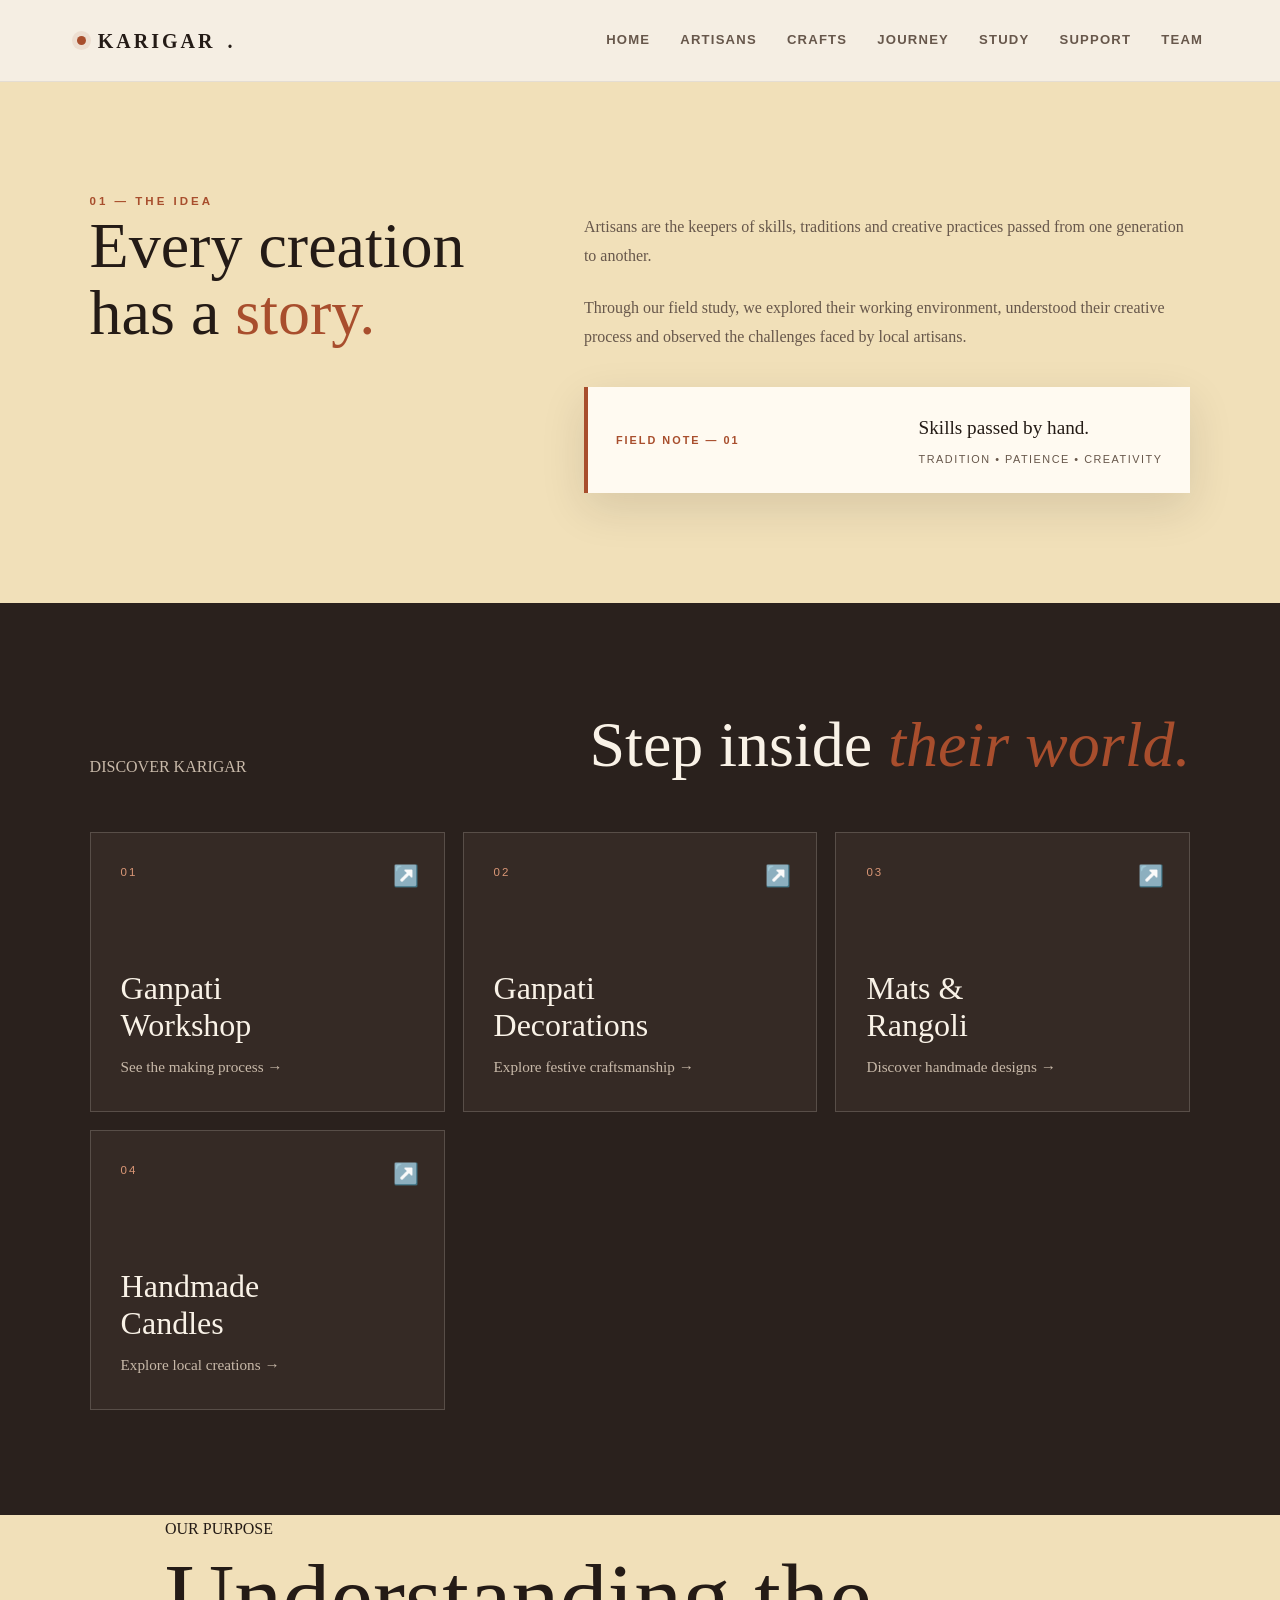
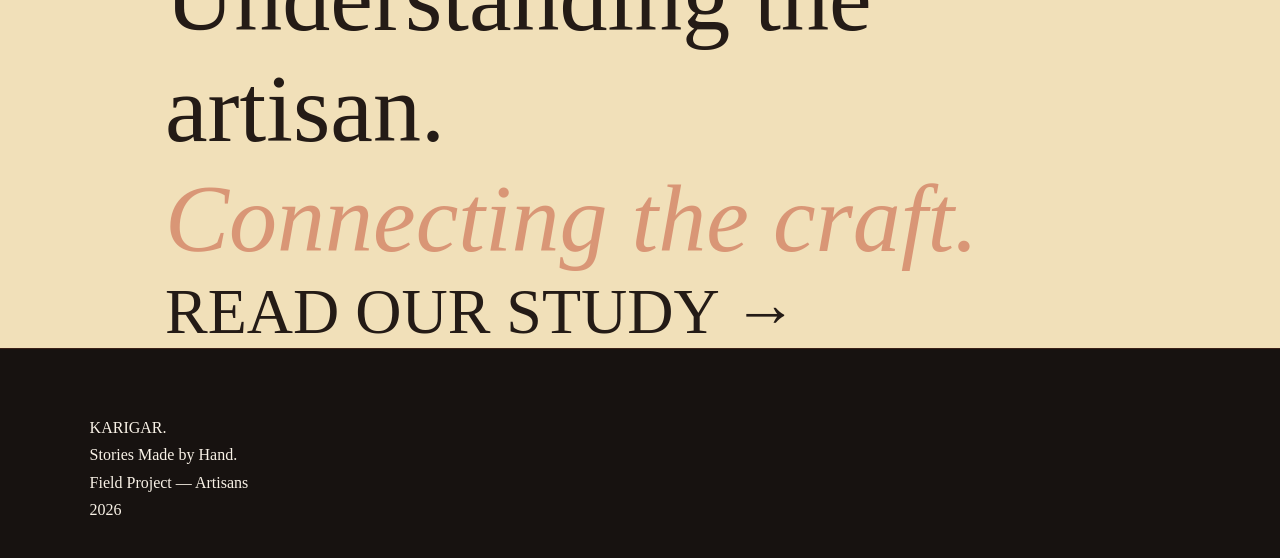
<file: index.html>
<!DOCTYPE html>   <html lang="en">   <head>   
    <meta charset="UTF-8">   
    <meta name="viewport" content="width=device-width, initial-scale=1.0">   <title>KARIGAR | Stories Made by Hand</title>   

<link rel="stylesheet" href="style.css">

</head>   <body>   <!-- NAVIGATION -->   
<nav class="navbar">   

    <div class="logo">   
        KARIGAR<span>.</span>   
    </div>   

    <div class="nav-links">
    <a href="index.html">Home</a>
    <a href="artisans.html">Artisans</a>
    <a href="crafts.html">Crafts</a>
    <a href="field-journey.html">Journey</a>
    <a href="study.html">Study</a>
    <a href="support.html">Support</a>
    <a href="team.html">Team</a>
</div>
</nav>   


<!-- INTRODUCTION -->   

<section class="introduction">

    <div class="intro-label">
        01 — THE IDEA
    </div>

    <div class="intro-content">

        <!-- LEFT SIDE -->
        <div class="intro-title">

            <h2>
                Every creation<br>
                has a <i>story.</i>
            </h2>

        </div>


        <!-- RIGHT SIDE -->
        <div class="intro-text">

            <p>
                Artisans are the keepers of skills, traditions
                and creative practices passed from one generation
                to another.
            </p>

            <p>
                Through our field study, we explored their
                working environment, understood their creative
                process and observed the challenges faced by
                local artisans.
            </p>


            <!-- FIELD STUDY CARD -->
            <div class="field-note">

                <div class="field-note-number">
                    FIELD NOTE — 01
                </div>

                <div class="field-note-content">

                    <strong>
                        Skills passed by hand.
                    </strong>

                    <span>
                        Tradition • Patience • Creativity
                    </span>

                </div>

            </div>

        </div>

    </div>

</section>

<!-- QUICK EXPLORE -->   

<section class="explore-section">   

    <div class="explore-heading">   

        <p>DISCOVER KARIGAR</p>   

        <h2>   
            Step inside   
            <i>their world.</i>   
        </h2>   

    </div>   


    <div class="explore-grid">   

        <a href="ganpati.html" class="explore-card">   

            <span class="number">01</span>   

            <div>   
                <h3>Ganpati<br>Workshop</h3>   
                <p>See the making process →</p>   
            </div>   

            <span class="card-arrow">↗️</span>   

        </a>   


        <a href="decorations.html" class="explore-card">   

            <span class="number">02</span>   

            <div>   
                <h3>Ganpati<br>Decorations</h3>   
                <p>Explore festive craftsmanship →</p>   
            </div>   

            <span class="card-arrow">↗️</span>   

        </a>   


        <a href="mats.html" class="explore-card">   

            <span class="number">03</span>   

            <div>   
                <h3>Mats &<br>Rangoli</h3>   
                <p>Discover handmade designs →</p>   
            </div>   

            <span class="card-arrow">↗️</span>   

        </a>   

<a href="candles.html" class="explore-card">   

            <span class="number">04</span>   

            <div>   
                <h3>Handmade<br>Candles</h3>   
                <p>Explore local creations →</p>   
            </div>   

            <span class="card-arrow">↗️</span>   

        </a>   

        
    </div>   

</section>   


<!-- PROJECT STATEMENT -->   

<section class="statement">   

    <p>   
        OUR PURPOSE   
    </p>   

    <h2>   
        Understanding the artisan.   
        <br>   
        <i>Connecting the craft.</i>   
    </h2>   

    <a href="study.html">   
        READ OUR STUDY →   
    </a>   

</section>   


<!-- FOOTER -->   

<footer>   

    <div class="footer-logo">   
        KARIGAR.   
    </div>   

    <div class="footer-text">   
        Stories Made by Hand.   
        <br>   
        Field Project — Artisans   
    </div>   

    <div class="footer-year">   
        2026   
    </div>   

</footer>   


<script src="script.js"></script>

</body>   </html>
</file>
<file: style.css>
/* =========================================================
   KARIGAR — WEBSITE STYLESHEET
   Website Requirement Study & Development for Artisans

   COLOR STYLE:
   Warm Paper / Ink Brown / Clay / Cream / Beige
   Matched to the uploaded KARIGAR reference
   ========================================================= */


/* =========================================================
   1. COLOR SYSTEM
   ========================================================= */

:root {

    /* Main dark backgrounds */
    --dark: #2A211D;
    --dark-soft: #352A25;
    --walnut: #3B2D27;
    --maroon: #4A2C27;

    /* Light backgrounds */
    --ivory: #f1e0b9;
    --cream: #FFFAF1;
    --sand: #E8D8C6;
    --paper: #FFFDF8;

    /* Clay / artisan accent */
    --terracotta: #A84E2D;
    --terracotta-dark: #8F4026;

    /* Soft clay highlight */
    --gold: #C9825F;
    --gold-light: #D99676;

    /* Text */
    --text-dark: #241B16;
    --text-dark-soft: #67574B;

    --text-light: #F9F2E7;
    --text-light-soft: #C8B9A9;
    --white: #FFFFFF;

    /* Borders */
    --border-dark: rgba(249, 242, 231, 0.18);
    --border-light: rgba(36, 27, 22, 0.12);

    /* Shadows */
    --shadow-soft: 0 15px 45px rgba(36, 27, 22, 0.12);
    --shadow-dark: 0 20px 55px rgba(23, 18, 16, 0.30);

    /* Layout */
    --max-width: 1250px;
}


/* =========================================================
   2. RESET
   ========================================================= */

* {
    margin: 0;
    padding: 0;
    box-sizing: border-box;
}

html {
    scroll-behavior: smooth;
}

body {
    font-family: Georgia, "Times New Roman", serif;
    background: var(--ivory);
    color: var(--text-dark);
    line-height: 1.7;
    overflow-x: hidden;
}

img {
    max-width: 100%;
}

a {
    text-decoration: none;
    color: inherit;
}

button,
a {
    -webkit-tap-highlight-color: transparent;
}


.0/* =========================================================
   3. PAGE TRANSITION
   ========================================================= */

body {
    opacity: 1;
    transition: opacity 0.45s ease;
}

body.page-exit {
    opacity: 0;
}

/* =========================================================
   4. NAVIGATION
   ========================================================= */

.navbar {
    width: 100%;
    min-height: 82px;

    display: flex;
    align-items: center;
    justify-content: space-between;

    padding: 18px 6%;

    background: rgba(245, 239, 229, 0.96);

    color: var(--text-dark);

    border-bottom: 1px solid rgba(36, 27, 22, 0.08);

    position: relative;
    z-index: 100;

    backdrop-filter: blur(14px);
    -webkit-backdrop-filter: blur(14px);
}


/* Logo */

.logo {
    display: flex;
    align-items: center;
    gap: 12px;

    color: var(--text-dark);

    font-size: 1.25rem;
    font-weight: 700;
    letter-spacing: 3px;
}

.logo::before {
    content: "";

    width: 9px;
    height: 9px;

    background: var(--terracotta);

    border-radius: 50%;

    box-shadow:
        0 0 0 5px rgba(168, 78, 45, 0.10);
}


/* Navigation links */

.nav-links {
    display: flex;
    align-items: center;
    gap: 30px;
}

.nav-links a {
    position: relative;

    color: var(--text-dark-soft);

    font-family: Arial, sans-serif;
    font-size: 0.82rem;
    font-weight: 600;

    letter-spacing: 1.2px;
    text-transform: uppercase;

    transition:
        color 0.3s ease,
        transform 0.3s ease;
}

.nav-links a::after {
    content: "";

    position: absolute;

    left: 0;
    bottom: -7px;

    width: 0;
    height: 1px;

    background: var(--terracotta);

    transition: width 0.3s ease;
}

.nav-links a:hover {
    color: var(--terracotta);
}

.nav-links a:hover::after {
    width: 100%;
}


/* =========================================================
   5. GENERAL TYPOGRAPHY
   ========================================================= */

h1,
h2,
h3 {
    font-weight: 500;
    line-height: 1.15;
}

h1 i,
h2 i,
h3 i {
    color: var(--terracotta);
}

p {
    font-size: 1rem;
    line-height: 1.8;
}

.section-label,
.intro-label,
.eyebrow {
    font-family: Arial, sans-serif;

    font-size: 0.72rem;

    font-weight: 700;

    letter-spacing: 3px;

    text-transform: uppercase;
}


/* =========================================================
   6. HERO SECTION
   ========================================================= */

.hero {
    min-height: 720px;

    padding: 90px 7%;

    display: grid;

    grid-template-columns: 1.1fr 0.9fr;

    align-items: center;

    gap: 60px;

    background:
        radial-gradient(
            circle at 85% 20%,
            rgba(168, 78, 45, 0.08),
            transparent 30%
        ),
        var(--ivory);

    color: var(--text-dark);

    position: relative;

    overflow: hidden;
}


/* Decorative lines */

.hero::before {
    content: "";

    position: absolute;

    width: 420px;
    height: 420px;

    border: 1px solid rgba(168, 78, 45, 0.13);

    border-radius: 50%;

    right: -120px;
    top: -120px;
}

.hero::after {
    content: "";

    position: absolute;

    width: 280px;
    height: 280px;

    border: 1px solid rgba(168, 78, 45, 0.09);

    border-radius: 50%;

    right: -50px;
    top: -50px;
}


/* Hero left */

.hero-left {
    position: relative;
    z-index: 2;
}

.eyebrow {
    color: var(--terracotta);

    margin-bottom: 25px;
}

.hero h1 {
    max-width: 800px;

    font-size: clamp(4rem, 8vw, 8rem);

    letter-spacing: -3px;

    color: var(--text-dark);

    margin-bottom: 25px;
}

.hero h1 i {
    color: var(--terracotta);

    font-style: normal;
}

.hero p {
    max-width: 600px;

    color: var(--text-dark-soft);

    font-size: 1.08rem;
}


/* =========================================================
   7. HERO BUTTONS
   ========================================================= */

.hero-buttons {
    display: flex;

    flex-wrap: wrap;

    gap: 14px;

    margin-top: 35px;
}

.main-button,
.outline-button {
    display: inline-flex;

    align-items: center;

    justify-content: center;

    padding: 14px 25px;

    min-height: 50px;

    font-family: Arial, sans-serif;

    font-size: 0.75rem;

    font-weight: 700;

    letter-spacing: 1.5px;

    text-transform: uppercase;

    transition:
        transform 0.3s ease,
        background 0.3s ease,
        color 0.3s ease,
        border-color 0.3s ease;
}


/* Clay button */

.main-button {
    background: var(--terracotta);

    color: var(--white);

    border: 1px solid var(--terracotta);
}

.main-button:hover {
    background: var(--text-dark);

    border-color: var(--text-dark);

    color: var(--white);

    transform: translateY(-3px);
}


/* Outline button */

.outline-button {
    color: var(--text-dark);

    border: 1px solid rgba(36, 27, 22, 0.30);
}

.outline-button:hover {
    background: var(--text-dark);

    border-color: var(--text-dark);

    color: var(--cream);

    transform: translateY(-3px);
}


/* =========================================================
   8. HERO ART / CIRCLE
   ========================================================= */

.hero-right {
    display: flex;

    align-items: center;

    justify-content: center;

    position: relative;

    min-height: 430px;
}

.outer-circle {
    width: 390px;
    height: 390px;

    border: 1px solid rgba(168, 78, 45, 0.50);

    border-radius: 50%;

    display: flex;

    align-items: center;

    justify-content: center;

    position: relative;
}

.inner-circle {
    width: 285px;
    height: 285px;

    border-radius: 50%;

    background:
        radial-gradient(
            circle at 35% 30%,
            #C66C49,
            var(--terracotta) 50%,
            var(--maroon) 100%
        );

    border: 1px solid rgba(217, 150, 118, 0.45);

    display: flex;

    align-items: center;

    justify-content: center;

    box-shadow:
        0 25px 60px rgba(36, 27, 22, 0.22),
        inset 0 0 50px rgba(36, 27, 22, 0.18);
}

.card-symbol {
    color: var(--cream);

    font-size: 4rem;

    font-family: Georgia, serif;
}

.hero-card {
    position: absolute;

    bottom: 10px;
    right: 0;

    width: 190px;

    padding: 18px;

    background: var(--cream);

    color: var(--text-dark);

    box-shadow: var(--shadow-dark);

    border-left: 4px solid var(--terracotta);
}

.hero-card span {
    display: block;

    font-family: Arial, sans-serif;

    font-size: 0.65rem;

    letter-spacing: 2px;

    text-transform: uppercase;

    color: var(--terracotta);

    margin-bottom: 8px;
}

.hero-card strong {
    font-size: 1.05rem;
}

.floating-text {
    position: absolute;

    top: 25px;
    left: 15px;

    font-family: Arial, sans-serif;

    font-size: 0.65rem;

    letter-spacing: 2px;

    text-transform: uppercase;

    color: var(--terracotta);

    writing-mode: vertical-rl;
}


/* =========================================================
   9. PAGE HERO
   ========================================================= */

.page-hero {
    padding: 95px 7% 85px;

    background:
        linear-gradient(
            120deg,
            var(--dark),
            var(--dark-soft)
        );

    color: var(--text-light);

    position: relative;

    overflow: hidden;
}

.page-hero::after {
    content: "";

    position: absolute;

    width: 350px;
    height: 350px;

    right: -120px;
    top: -150px;

    border: 1px solid rgba(168, 78, 45, 0.25);

    border-radius: 50%;
}

.page-hero .section-label {
    color: var(--gold-light);

    margin-bottom: 20px;
}

.page-hero h1 {
    max-width: 900px;

    font-size: clamp(3rem, 6vw, 6rem);

    color: var(--text-light);

    margin-bottom: 25px;
}

.page-hero p {
    max-width: 700px;

    color: var(--text-light-soft);

    font-size: 1.05rem;
}


/* =========================================================
   10. LIGHT INTRODUCTION
   ========================================================= */

.introduction {
    padding: 110px 7%;

    background: var(--ivory);

    color: var(--text-dark);
}

.intro-content {
    max-width: var(--max-width);

    margin: auto;

    display: grid;

    grid-template-columns: 0.35fr 1fr;

    gap: 70px;
}

.intro-label {
    color: var(--terracotta);
}

.intro-content h2 {
    font-size: clamp(2.4rem, 5vw, 4.5rem);

    color: var(--text-dark);

    margin-bottom: 25px;
}

.intro-content p {
    max-width: 800px;

    color: var(--text-dark-soft);
}


/* =========================================================
   11. EXPLORE SECTION
   ========================================================= */

.explore-section {
    padding: 105px 7%;

    background: var(--dark);

    color: var(--text-light);
}

.explore-heading {
    max-width: var(--max-width);

    margin: 0 auto 50px;

    display: flex;

    justify-content: space-between;

    align-items: end;

    gap: 30px;
}

.explore-heading h2 {
    font-size: clamp(2.5rem, 5vw, 4.5rem);

    color: var(--text-light);
}

.explore-heading p {
    max-width: 420px;

    color: var(--text-light-soft);
}

.explore-grid {
    max-width: var(--max-width);

    margin: auto;

    display: grid;

    grid-template-columns: repeat(3, 1fr);

    gap: 18px;
}

.explore-card {
    min-height: 280px;

    padding: 30px;

    background: var(--dark-soft);

    border: 1px solid var(--border-dark);

    position: relative;

    display: flex;

    flex-direction: column;

    justify-content: space-between;

    transition:
        transform 0.35s ease,
        background 0.35s ease,
        border-color 0.35s ease;
}

.explore-card:hover {
    transform: translateY(-8px);

    background: #45312A;

    border-color: rgba(217, 150, 118, 0.55);
}

.explore-card .number {
    font-family: Arial, sans-serif;

    font-size: 0.72rem;

    color: var(--gold-light);

    letter-spacing: 2px;
}

.explore-card h3 {
    font-size: 2rem;

    color: var(--text-light);

    margin-top: auto;

    margin-bottom: 10px;
}

.explore-card p {
    color: var(--text-light-soft);

    font-size: 0.95rem;
}

.card-arrow {
    position: absolute;

    right: 25px;
    top: 25px;

    color: var(--gold-light);

    font-size: 1.3rem;

    transition: transform 0.3s ease;
}

.explore-card:hover .card-arrow {
    transform: translate(4px, -4px);
}


/* =========================================================
   12. CONTENT SECTION
   ========================================================= */

.content-section {
    padding: 105px 7%;

    background: var(--cream);

    color: var(--text-dark);
}

.story-block {
    max-width: var(--max-width);

    margin: 0 auto 100px;

    display: grid;

    grid-template-columns: 1fr 1fr;

    gap: 65px;

    align-items: center;
}

.story-block:last-child {
    margin-bottom: 0;
}

.story-image {
    position: relative;
}

.story-image img {
    width: 100%;
    height:auto;
    display: block;

    aspect-ratio: auto;

    object-fit: contain;

    box-shadow: var(--shadow-soft);
}

.story-image::after {
    content: "";

    position: absolute;

    width: 80px;
    height: 80px;

    right: -12px;
    bottom: -12px;

    border-right: 2px solid var(--terracotta);

    border-bottom: 2px solid var(--terracotta);

    pointer-events: none;
}

.story-content .section-label {
    color: var(--terracotta);

    margin-bottom: 15px;
}

.story-content h2 {
    font-size: clamp(2.4rem, 5vw, 4rem);

    color: var(--text-dark);

    margin-bottom: 20px;
}

.story-content p {
    color: var(--text-dark-soft);

    max-width: 600px;
}


/* Alternating story */

.story-block:nth-child(even) .story-image {
    order: 2;
}

.story-block:nth-child(even) .story-content {
    order: 1;
}


/* =========================================================
   13. GALLERY
   ========================================================= */

.gallery-section {
    padding: 105px 7%;

    background: var(--ivory);

    color: var(--text-dark);
}

.gallery-section > .section-label {
    max-width: var(--max-width);

    margin: 0 auto 15px;

    color: var(--terracotta);
}

.gallery-section > h2 {
    max-width: var(--max-width);

    margin: 0 auto 45px;

    font-size: clamp(2.5rem, 5vw, 4.5rem);

    color: var(--text-dark);
}


/* EXACTLY 2 COLUMNS */

.gallery-grid {
    max-width: var(--max-width);

    margin: auto;

    display: grid !important;

    grid-template-columns:
        repeat(2, minmax(0, 1fr)) !important;

    gap: 18px;

    width: 100%;
}

.gallery-grid img {
    width: 100% !important;

    height: auto !important;

    aspect-ratio: 1 / 1 !important;

    object-fit: cover !important;

    display: block;

    cursor: pointer;

    border: 1px solid var(--border-light);

    transition:
        transform 0.35s ease,
        filter 0.35s ease,
        box-shadow 0.35s ease;
}

.gallery-grid img:hover {
    transform: scale(1.015);

    filter: brightness(1.04);

    box-shadow:
        0 15px 35px rgba(36, 27, 22, 0.18);
}


/* =========================================================
   14. QUOTE SECTION
   ========================================================= */

.quote-section {
    padding: 120px 7%;

    background:
        radial-gradient(
            circle at 15% 20%,
            rgba(217, 150, 118, 0.12),
            transparent 25%
        ),
        var(--terracotta);

    color: var(--cream);

    text-align: center;
}

.statement {
    max-width: 950px;

    margin: auto;

    font-size: clamp(2.4rem, 5vw, 5rem);

    line-height: 1.15;

    color: var#a73f1c;
}

.statement i {
    color: var(--gold-light);
}


/* =========================================================
   15. JOURNEY SECTION
   ========================================================= */

.journey-list {
    max-width: 900px;

    margin: 50px auto 0;
}

.journey-item {
    display: grid;

    grid-template-columns: 100px 1fr;

    gap: 35px;

    padding: 30px 0;

    border-top: 1px solid var(--border-light);
}

.journey-item:last-child {
    border-bottom: 1px solid var(--border-light);
}

.journey-item .number {
    font-family: Arial, sans-serif;

    font-size: 0.8rem;

    font-weight: 700;

    color: var(--terracotta);

    letter-spacing: 2px;
}

.journey-item h3 {
    color: var(--text-dark);

    font-size: 1.7rem;

    margin-bottom: 8px;
}

.journey-item p {
    color: var(--text-dark-soft);
}


/* =========================================================
   16. STUDY SECTION
   ========================================================= */

.study-grid {
    max-width: var(--max-width);

    margin: 55px auto 0;

    display: grid;

    grid-template-columns: repeat(3, 1fr);

    gap: 18px;
}

.study-card {
    padding: 35px;

    min-height: 250px;

    background: var(--dark-soft);

    color: var(--text-light);

    border: 1px solid var(--border-dark);

    transition:
        transform 0.35s ease,
        border-color 0.35s ease;
}

.study-card:hover {
    transform: translateY(-7px);

    border-color: var(--gold-light);
}

.study-card .number {
    color: var(--gold-light);

    font-family: Arial, sans-serif;

    font-size: 0.75rem;

    letter-spacing: 2px;
}

.study-card h3 {
    color: var(--text-light);

    font-size: 1.7rem;

    margin: 45px 0 12px;
}

.study-card p {
    color: var(--text-light-soft);

    font-size: 0.95rem;
}


/* =========================================================
   17. VIDEO SECTION
   ========================================================= */

.video-section {
    padding: 100px 7%;

    background: var(--dark);

    color: var(--text-light);

    text-align: center;
}

.video-section .section-label {
    color: var(--gold-light);

    margin-bottom: 30px;
}

.video-placeholder,
.craft-video {
    max-width: 950px;

    margin: auto;

    background: #211814;

    border: 1px solid var(--border-dark);

    padding: 15px;

    box-shadow: var(--shadow-dark);
}

.craft-video video {
    display: block;

    width: 100%;

    max-height: 650px;

    background: #17110F;
}

.craft-video p {
    padding: 15px 5px 5px;

    color: var(--gold-light);

    font-family: Arial, sans-serif;

    font-size: 0.7rem;

    letter-spacing: 2px;

    text-transform: uppercase;
}


/* =========================================================
   18. CERTIFICATE SECTION
   ========================================================= */

.certificate-section {
    padding: 105px 7%;

    background: var(--sand);

    color: var(--text-dark);
}

.certificate-section > .section-label {
    max-width: var(--max-width);

    margin: 0 auto 30px;

    color: var(--terracotta);
}

.certificate-card {
    max-width: var(--max-width);

    margin: auto;

    display: grid;

    grid-template-columns: 1.15fr 0.85fr;

    gap: 60px;

    align-items: center;
}

.certificate-image {
    position: relative;

    background: var(--cream);

    padding: 15px;

    box-shadow: var(--shadow-soft);
}

.certificate-image::before {
    content: "";

    position: absolute;

    inset: 7px;

    border: 1px solid rgba(168, 78, 45, 0.35);

    pointer-events: none;
}

.certificate-clickable {
    width: 100%;

    display: block;

    cursor: pointer;

    position: relative;
}

.certificate-content span {
    font-family: Arial, sans-serif;

    font-size: 0.7rem;

    letter-spacing: 2px;

    color: var(--terracotta);
}

.certificate-content h2 {
    font-size: clamp(2.5rem, 5vw, 4.5rem);

    color: var(--text-dark);

    margin: 15px 0 25px;
}

.certificate-content p {
    color: var(--text-dark-soft);
}

.certificate-note {
    margin-top: 25px;

    font-family: Arial, sans-serif;

    font-size: 0.75rem !important;

    letter-spacing: 1px;

    color: var(--terracotta) !important;
}


/* =========================================================
   19. TEAM SECTION
   ========================================================= */

.team-section {
    padding: 110px 7%;

    background: var(--dark);

    color: var(--text-light);
}

.team-section > .section-label {
    max-width: var(--max-width);

    margin: 0 auto 35px;

    color: var(--gold-light);
}

.team-feature {
    max-width: var(--max-width);

    margin: auto;

    display: grid;

    grid-template-columns: 1.15fr 0.85fr;

    gap: 60px;

    align-items: center;
}

.team-photo {
    position: relative;
}

.team-photo img {
    width: 100%;

    display: block;

    box-shadow: var(--shadow-dark);
}

.team-photo::after {
    content: "";

    position: absolute;

    width: 90px;
    height: 90px;

    right: -14px;
    bottom: -14px;

    border-right: 2px solid var(--terracotta);

    border-bottom: 2px solid var(--terracotta);

    pointer-events: none;
}

.team-content span {
    font-family: Arial, sans-serif;

    font-size: 0.7rem;

    letter-spacing: 2px;

    color: var(--gold-light);
}

.team-content h2 {
    font-size: clamp(2.6rem, 5vw, 4.7rem);

    color: var(--text-light);

    margin: 15px 0 25px;
}

.team-content p {
    color: var(--text-light-soft);
}

.team-names {
    margin-top: 30px;

    border-top: 1px solid var(--border-dark);
}

.team-names p {
    padding: 11px 0;

    border-bottom: 1px solid var(--border-dark);

    font-family: Arial, sans-serif;

    font-size: 0.78rem;

    letter-spacing: 1px;

    color: var(--text-light-soft);
}


/* =========================================================
   20. LIGHTBOX
   ========================================================= */

.image-lightbox {
    position: fixed;

    inset: 0;

    z-index: 9999;

    display: none;

    align-items: center;

    justify-content: center;

    padding: 40px;

    background: rgba(23, 18, 16, 0.96);
}

.image-lightbox.active {
    display: flex;
}

.lightbox-image {
    max-width: 90vw;

    max-height: 85vh;

    object-fit: contain;

    box-shadow:
        0 25px 80px rgba(0, 0, 0, 0.55);

    border: 1px solid rgba(217, 150, 118, 0.30);
}

.lightbox-close,
.lightbox-prev,
.lightbox-next {
    position: absolute;

    width: 48px;
    height: 48px;

    display: flex;

    align-items: center;

    justify-content: center;

    border: 1px solid rgba(249, 242, 231, 0.35);

    background: rgba(36, 27, 22, 0.75);

    color: var(--cream);

    font-size: 1.4rem;

    cursor: pointer;

    transition:
        background 0.3s ease,
        color 0.3s ease;
}

.lightbox-close:hover,
.lightbox-prev:hover,
.lightbox-next:hover {
    background: var(--terracotta);

    border-color: var(--terracotta);

    color: var(--cream);
}

.lightbox-close {
    top: 25px;
    right: 25px;
}

.lightbox-prev {
    left: 25px;

    top: 50%;

    transform: translateY(-50%);
}

.lightbox-next {
    right: 25px;

    top: 50%;

    transform: translateY(-50%);
}

.lightbox-counter {
    position: absolute;

    bottom: 25px;

    left: 50%;

    transform: translateX(-50%);

    font-family: Arial, sans-serif;

    font-size: 0.7rem;

    letter-spacing: 2px;

    color: var(--text-light-soft);
}


/* =========================================================
   21. FOOTER
   ========================================================= */

footer {
    padding: 65px 7% 35px;

    background: #171210;

    color: var(--text-light);

    border-top: 1px solid rgba(168, 78, 45, 0.25);
}

footer > div {
    max-width: var(--max-width);

    margin: auto;
}

footer h2 {
    font-size: 2.5rem;

    color: var(--text-light);

    margin-bottom: 12px;
}

footer p {
    color: #A99B8F;

    font-size: 0.9rem;
}

footer .footer-bottom {
    margin-top: 50px;

    padding-top: 20px;

    border-top: 1px solid var(--border-dark);

    font-family: Arial, sans-serif;

    font-size: 0.7rem;

    letter-spacing: 1px;
}


/* =========================================================
   22. GENERAL SECTION HELPERS
   ========================================================= */

.section-label {
    color: var(--terracotta);
}

.dark-section .section-label {
    color: var(--gold-light);
}


/* =========================================================
   23. SELECTION
   ========================================================= */

::selection {
    background: var(--terracotta);

    color: var(--cream);
}


/* =========================================================
   24. SCROLLBAR
   ========================================================= */

::-webkit-scrollbar {
    width: 9px;
}

::-webkit-scrollbar-track {
    background: var(--dark);
}

::-webkit-scrollbar-thumb {
    background: var(--terracotta);

    border-radius: 10px;
}

::-webkit-scrollbar-thumb:hover {
    background: var(--gold-light);
}


/* =========================================================
   25. TABLET
   ========================================================= */

@media (max-width: 900px) {

    .navbar {
        padding: 17px 5%;
    }

    .nav-links {
        gap: 16px;
    }

    .nav-links a {
        font-size: 0.7rem;
    }


    /* Hero */

    .hero {
        grid-template-columns: 1fr;

        padding: 75px 6%;

        text-align: center;
    }

    .hero-left {
        display: flex;

        flex-direction: column;

        align-items: center;
    }

    .hero p {
        max-width: 650px;
    }

    .hero-right {
        min-height: 360px;
    }

    .outer-circle {
        width: 320px;
        height: 320px;
    }

    .inner-circle {
        width: 235px;
        height: 235px;
    }


    /* Intro */

    .intro-content {
        grid-template-columns: 1fr;

        gap: 20px;
    }


    /* Explore */

    .explore-grid {
        grid-template-columns: repeat(2, 1fr);
    }


    /* Story */

    .story-block {
        grid-template-columns: 1fr;

        gap: 35px;
    }

    .story-block:nth-child(even) .story-image,
    .story-block:nth-child(even) .story-content {
        order: initial;
    }


    /* Study */

    .study-grid {
        grid-template-columns: repeat(2, 1fr);
    }


    /* Certificate */

    .certificate-card {
        grid-template-columns: 1fr;
    }


    /* Team */

    .team-feature {
        grid-template-columns: 1fr;
    }
}


/* =========================================================
   26. MOBILE
   ========================================================= */

@media (max-width: 600px) {

    body {
        line-height: 1.65;
    }


    /* Navigation */

    .navbar {
        min-height: auto;

        padding: 17px 5%;

        flex-direction: column;

        gap: 18px;
    }

    .logo {
        font-size: 1.05rem;

        letter-spacing: 2.5px;
    }

    .nav-links {
        width: 100%;

        display: grid;

        grid-template-columns: repeat(3, 1fr);

        gap: 8px;

        text-align: center;
    }

    .nav-links a {
        font-size: 0.62rem;

        letter-spacing: 0.8px;

        padding: 6px 2px;
    }


    /* Hero */

    .hero {
        min-height: auto;

        padding: 70px 6% 80px;

        gap: 35px;
    }

    .hero h1 {
        font-size: clamp(3.2rem, 16vw, 5rem);

        letter-spacing: -2px;
    }

    .hero p {
        font-size: 0.98rem;
    }

    .hero-buttons {
        width: 100%;

        flex-direction: column;
    }

    .main-button,
    .outline-button {
        width: 100%;
    }

    .hero-right {
        min-height: 320px;
    }

    .outer-circle {
        width: 275px;
        height: 275px;
    }

    .inner-circle {
        width: 205px;
        height: 205px;
    }

    .hero-card {
        width: 160px;

        right: -5px;

        bottom: 0;

        padding: 14px;
    }

    .floating-text {
        left: 0;
    }


    /* Page Hero */

    .page-hero {
        padding: 70px 6%;
    }

    .page-hero h1 {
        font-size: clamp(2.8rem, 13vw, 4.5rem);
    }

    .page-hero p {
        font-size: 0.98rem;
    }


    /* Sections */

    .introduction,
    .explore-section,
    .content-section,
    .gallery-section,
    .video-section,
    .certificate-section,
    .team-section {
        padding: 75px 6%;
    }


    /* Intro */

    .intro-content h2 {
        font-size: 2.7rem;
    }


    /* Explore */

    .explore-heading {
        display: block;

        margin-bottom: 35px;
    }

    .explore-heading h2 {
        font-size: 2.7rem;

        margin-bottom: 18px;
    }

    .explore-grid {
        grid-template-columns: 1fr;
    }

    .explore-card {
        min-height: 230px;
    }


    /* Story */

    .story-block {
        margin-bottom: 70px;

        gap: 30px;
    }

    .story-content h2 {
        font-size: 2.6rem;
    }


    /* Gallery */

    .gallery-section > h2 {
        font-size: 2.7rem;

        margin-bottom: 30px;
    }


    /* Gallery remains exactly 2 columns */

    .gallery-grid {
        grid-template-columns:
            repeat(2, minmax(0, 1fr)) !important;

        gap: 10px;
    }

    .gallery-grid img {
        aspect-ratio: 1 / 1 !important;
    }


    /* Quote */

    .quote-section {
        padding: 80px 6%;
    }

    .statement {
        font-size: 2.5rem;
    }


    /* Journey */

    .journey-list {
        margin-top: 30px;
    }

    .journey-item {
        grid-template-columns: 55px 1fr;

        gap: 18px;

        padding: 25px 0;
    }

    .journey-item h3 {
        font-size: 1.4rem;
    }

    .journey-item p {
        font-size: 0.95rem;
    }


    /* Study */

    .study-grid {
        grid-template-columns: 1fr;
    }

    .study-card {
        min-height: auto;

        padding: 28px;
    }


    /* Video */

    .video-section {
        padding: 75px 5%;
    }

    .video-placeholder,
    .craft-video {
        padding: 8px;
    }


    /* Certificate */

    .certificate-content h2 {
        font-size: 2.7rem;
    }


    /* Team */

    .team-content h2 {
        font-size: 2.8rem;
    }


    /* Lightbox */

    .image-lightbox {
        padding: 20px;
    }

    .lightbox-image {
        max-width: 94vw;

        max-height: 80vh;
    }

    .lightbox-close,
    .lightbox-prev,
    .lightbox-next {
        width: 42px;

        height: 42px;

        font-size: 1.1rem;
    }

    .lightbox-close {
        top: 15px;

        right: 15px;
    }

    .lightbox-prev {
        left: 10px;
    }

    .lightbox-next {
        right: 10px;
    }


    /* Footer */

    footer {
        padding: 55px 6% 30px;
    }

    footer h2 {
        font-size: 2rem;
    }
}


/* =========================================================
   27. EXTRA SMALL PHONES
   ========================================================= */

@media (max-width: 380px) {

    .nav-links {
        gap: 4px;
    }

    .nav-links a {
        font-size: 0.56rem;
    }

    .hero h1 {
        font-size: 3rem;
    }

    .outer-circle {
        width: 245px;

        height: 245px;
    }

    .inner-circle {
        width: 180px;

        height: 180px;
    }

    .hero-card {
        width: 145px;
    }

    .statement {
        font-size: 2.2rem;
    }
}
/* =========================================================
   ARTISANS INTRO + VIDEO
   ========================================================= */

.artisans-intro {
    padding: 110px 7%;

    background: var(--ivory);
    color: var(--text-dark);
}

.artisans-intro-content {
    max-width: var(--max-width);
    margin: auto;

    display: grid;

    grid-template-columns: 0.85fr 1.15fr;

    gap: 70px;

    align-items: center;
}


/* Text */

.artisans-intro-text {
    max-width: 520px;
}

.artisans-intro-text .section-label {
    color: var(--terracotta-dark);

    margin-bottom: 20px;
}

.artisans-intro-text h1 {
    font-size: clamp(3.5rem, 6vw, 6rem);

    line-height: 0.98;

    color: var(--text-dark);

    margin-bottom: 30px;
}

.artisans-intro-text h1 i {
    color: var(--terracotta);
}

.artisans-intro-text p {
    max-width: 480px;

    color: var(--text-dark-soft);

    font-size: 1.05rem;

    line-height: 1.8;
}


/* Video */

.artisans-video {
    position: relative;

    background: var(--dark);

    padding: 12px;

    box-shadow: var(--shadow-soft);

    border: 1px solid rgba(43, 28, 23, 0.15);
}


/* Decorative gold frame */

.artisans-video::before {
    content: "";

    position: absolute;

    top: -10px;
    right: -10px;

    width: 85px;
    height: 85px;

    border-top: 2px solid var(--gold);
    border-right: 2px solid var(--gold);

    pointer-events: none;

    z-index: 2;
}


/* Actual video */

.artisans-video video {
    display: block;

    width: 100%;

    aspect-ratio: 16 / 9;

    object-fit: cover;

    background: #211713;
}


/* Caption */

.video-caption {
    display: flex;

    align-items: center;
    justify-content: space-between;

    padding: 15px 8px 5px;

    color: var(--text-light);
}

.video-caption span:first-child {
    font-family: Arial, sans-serif;

    font-size: 0.68rem;

    font-weight: 700;

    letter-spacing: 2px;

    color: var(--gold-light);
}

.video-caption span:last-child {
    color: var(--gold);

    font-size: 0.9rem;
}


/* =========================================================
   ARTISANS VIDEO — MOBILE
   ========================================================= */

@media (max-width: 900px) {

    .artisans-intro-content {
        grid-template-columns: 1fr;

        gap: 50px;
    }

    .artisans-intro-text {
        max-width: 700px;
    }

}


@media (max-width: 600px) {

    .artisans-intro {
        padding: 75px 6%;
    }

    .artisans-intro-text h1 {
        font-size: 3.5rem;
    }

    .artisans-intro-text p {
        font-size: 0.98rem;
    }

    .artisans-video {
        padding: 8px;
    }

    .artisans-video::before {
        width: 55px;
        height: 55px;

        top: -7px;
        right: -7px;
    }

}
/* =========================================================
   INTRODUCTION — IMPROVED LAYOUT
   ========================================================= */

.introduction {
    padding: 110px 7%;
    background: var(--ivory);
    color: var(--text-dark);
}

.intro-content {
    max-width: var(--max-width);
    margin: auto;

    display: grid;

    grid-template-columns: 0.8fr 1.2fr;

    gap: 90px;

    align-items: start;
}


/* Left heading */

.intro-title h2 {
    font-size: clamp(2.8rem, 5vw, 5rem);

    line-height: 1.05;

    color: var(--text-dark);

    margin: 0;
}

.intro-title h2 i {
    color: var(--terracotta);
    font-style: normal;
}


/* Right text */

.intro-text {
    max-width: 700px;
}

.intro-text p {
    color: var(--text-dark-soft);

    font-size: 1rem;

    line-height: 1.85;

    margin-bottom: 22px;
}


/* Field note */

.field-note {

    margin-top: 35px;

    padding: 25px 28px;

    background: var(--cream);

    border-left: 4px solid var(--terracotta);

    box-shadow: var(--shadow-soft);

    display: flex;

    align-items: center;

    justify-content: space-between;

    gap: 30px;
}


/* Small label */

.field-note-number {

    font-family: Arial, sans-serif;

    font-size: 0.68rem;

    font-weight: 700;

    letter-spacing: 2px;

    color: var(--terracotta);

    white-space: nowrap;
}


/* Main field note */

.field-note-content {

    display: flex;

    flex-direction: column;

    gap: 5px;
}

.field-note-content strong {

    font-family: Georgia, "Times New Roman", serif;

    font-size: 1.2rem;

    font-weight: 500;

    color: var(--text-dark);
}

.field-note-content span {

    font-family: Arial, sans-serif;

    font-size: 0.68rem;

    letter-spacing: 1.5px;

    text-transform: uppercase;

    color: var(--text-dark-soft);
}


/* =========================================================
   MOBILE
   ========================================================= */

@media (max-width: 768px) {

    .intro-content {

        grid-template-columns: 1fr;

        gap: 35px;
    }

    .intro-title h2 {

        font-size: 3rem;
    }

    .field-note {

        flex-direction: column;

        align-items: flex-start;

        gap: 12px;
    }

}
/* ===== CRAFTS HERO INFO ===== */

.page-hero {
    display: flex;
    justify-content: space-between;
    align-items: center;
    gap: 80px;
}

.hero-content {
    max-width: 650px;
}

.craft-note {
    width: 330px;
    padding: 30px;
    margin-right: 5%;
    border: 1px solid rgba(255,255,255,0.15);
    background: rgba(255,255,255,0.03);
}

.craft-note > span {
    font-size: 10px;
    letter-spacing: 3px;
    opacity: 0.5;
}

.craft-note h2 {
    font-family: Georgia, serif;
    font-size: 32px;
    line-height: 1.05;
    font-weight: normal;
    margin: 20px 0;
}

.craft-note p {
    font-size: 13px;
    line-height: 1.8;
    opacity: 0.65;
    margin: 0;
}

.craft-note-line {
    height: 1px;
    background: rgba(255,255,255,0.15);
    margin: 25px 0 15px;
}

.craft-note-bottom {
    display: flex;
    justify-content: space-between;
    align-items: center;
    font-size: 9px;
    letter-spacing: 2px;
    opacity: 0.5;
}


/* MOBILE */

@media (max-width: 800px) {

    .page-hero {
        flex-direction: column;
        align-items: flex-start;
        gap: 50px;
    }

    .craft-note {
        width: 100%;
        margin-right: 0;
    }

}
/* =========================================================
   END BUTTON
   ========================================================= */

.end-button-container {
    display: flex;
    justify-content: center;
    padding: 70px 0 90px;
}

.end-button {
    padding: 16px 45px;

    background: var(--terracotta);
    color: var(--white);

    border: 1px solid var(--terracotta);

    font-family: Arial, sans-serif;
    font-size: 0.75rem;
    font-weight: 700;

    letter-spacing: 3px;
    text-transform: uppercase;

    cursor: pointer;

    transition:
        background 0.3s ease,
        transform 0.3s ease;
}

.end-button:hover {
    background: var(--cream);
    color: var(--terracotta);

    transform: translateY(-3px);
}


/* =========================================================
   END VIDEO
   ========================================================= */

.end-video-container {
    position: fixed;

    inset: 0;

    background: rgba(20, 14, 11, 0.96);

    display: none;

    align-items: center;
    justify-content: center;

    z-index: 9999;

    padding: 40px;
}

.end-video-container.active {
    display: flex;
}

.end-video-container video {
    width: 100%;
    max-width: 1100px;
    max-height: 90vh;

    display: block;

    background: #000;

    box-shadow: var(--shadow-dark);
}


/* Close button */

.end-video-close {
    position: absolute;

    top: 25px;
    right: 30px;

    width: 50px;
    height: 50px;

    border: none;

    background: transparent;

    color: var(--cream);

    font-size: 40px;

    cursor: pointer;

    line-height: 1;
}

.end-video-close:hover {
    color: var(--gold-light);
}


/* Mobile */

@media (max-width: 768px) {

    .end-video-container {
        padding: 20px;
    }

    .end-video-container video {
        max-height: 80vh;
    }

    .end-video-close {
        top: 10px;
        right: 15px;
    }
}
/* =========================================================
   KARIGAR — SUPPORT PAGE
   ========================================================= */

.support-hero {
    min-height: 88vh;
    display: flex;
    align-items: center;
    padding: 80px 8%;
    position: relative;
    overflow: hidden;
    background:
        linear-gradient(178deg, #f69a61f5, rgb(193 188 184 / 55%)), url(images/wooden/wood1.jpeg) center / cover no-repeat;
}

.support-hero-content {
    max-width: 720px;
    position: relative;
    z-index: 2;
}

.support-small-title,
.support-label {
    letter-spacing: 3px;
    font-size: 12px;
    font-weight: 700;
}

.support-small-title {
    margin-bottom: 20px;
}

.support-hero h1 {
    font-size: clamp(55px, 9vw, 120px);
    line-height: .9;
    margin: 0 0 30px;
}

.support-hero h1 span,
.support-section h2 span,
.connect-section h2 span,
.support-business h3 span,
.support-final h2 span {
    font-style: italic;
}

.support-hero p:not(.support-small-title) {
    max-width: 550px;
    font-size: 18px;
    line-height: 1.8;
    margin-bottom: 35px;
}

.support-main-btn,
.support-outline-btn,
.contact-btn,
.support-final a {
    display: inline-block;
    text-decoration: none;
    padding: 15px 25px;
    font-weight: 700;
    letter-spacing: 1px;
    transition: .3s ease;
}

.support-main-btn {
    background: #d79b45;
    color: #17100b;
}

.support-main-btn:hover {
    transform: translateY(-4px);
}

.support-section {
    padding: 110px 8%;
}

.support-heading {
    display: flex;
    gap: 25px;
    margin-bottom: 65px;
}

.support-number {
    font-size: 16px;
    font-weight: 700;
    letter-spacing: 2px;
    opacity: .65;
}

.support-section h2 {
    font-size: clamp(40px, 6vw, 75px);
    margin: 8px 0 20px;
    line-height: 1;
}

.support-intro {
    max-width: 650px;
    line-height: 1.8;
    font-size: 17px;
}

.support-story-grid {
    display: grid;
    grid-template-columns: 1.3fr .7fr;
    gap: 50px;
    align-items: center;
}

.support-large-image {
    position: relative;
    overflow: hidden;
}

.support-large-image img {
    width: 100%;
    height: 600px;
    object-fit: cover;
    display: block;
}

.image-caption {
    position: absolute;
    bottom: 0;
    left: 0;
    right: 0;
    padding: 22px;
    background: linear-gradient(transparent, rgba(0,0,0,.9));
    padding-top: 70px;
}

.image-caption span {
    margin-right: 15px;
    opacity: .6;
}

.support-text-box {
    padding: 20px;
}

.mini-heading {
    letter-spacing: 2px;
    font-size: 12px;
    font-weight: 700;
}

.support-text-box h3 {
    font-size: 38px;
    line-height: 1.1;
    margin: 20px 0;
}

.support-text-box p:not(.mini-heading) {
    line-height: 1.8;
    margin-bottom: 20px;
}

.support-outline-btn {
    border: 1px solid currentColor;
    margin-top: 15px;
}

.support-outline-btn:hover {
    transform: translateX(7px);
}

.support-product-gallery {
    display: grid;
    grid-template-columns: repeat(4, 1fr);
    gap: 18px;
    margin-top: 50px;
}

.support-product-card {
    position: relative;
    overflow: hidden;
    aspect-ratio: 1 / 1;
}

.support-product-card img {
    width: 100%;
    height: 100%;
    object-fit: cover;
    transition: .5s ease;
}

.support-product-card:hover img {
    transform: scale(1.08);
}

.support-product-card span {
    position: absolute;
    bottom: 15px;
    left: 15px;
    background: rgba(0,0,0,.7);
    padding: 8px 12px;
    font-size: 11px;
    letter-spacing: 1px;
}

.story-section {
    position: relative;
}

.artisan-video-wrapper,
.keep-video-box {
    width: 100%;
    background: #090706;
    overflow: hidden;
}

.artisan-video-wrapper video,
.keep-video-box video {
    width: 100%;
    max-height: 700px;
    display: block;
}

.story-caption {
    display: flex;
    justify-content: space-between;
    align-items: center;
    gap: 30px;
    margin-top: 30px;
}

.story-caption h3 {
    font-size: 30px;
    margin-top: 10px;
}

.share-story-btn {
    border: 1px solid currentColor;
    background: transparent;
    color: inherit;
    padding: 15px 25px;
    cursor: pointer;
    font-weight: 700;
    letter-spacing: 1px;
    white-space: nowrap;
}

.share-story-btn:hover {
    transform: translateY(-3px);
}

.connect-section {
    padding: 130px 8%;
    text-align: center;
    position: relative;
    overflow: hidden;
}

.connect-decoration {
    font-size: 70px;
    opacity: .35;
    margin-bottom: 20px;
}

.connect-section h2 {
    font-size: clamp(50px, 7vw, 90px);
    line-height: .95;
    margin: 20px 0 30px;
}

.connect-text {
    max-width: 550px;
    margin: auto;
    line-height: 1.8;
}

.contact-card {
    max-width: 600px;
    margin: 55px auto 0;
    padding: 50px 30px;
    border: 1px solid rgba(255,255,255,.2);
}

.contact-icon {
    font-size: 35px;
    margin-bottom: 15px;
}

.contact-card p {
    letter-spacing: 3px;
    font-size: 11px;
}

.contact-card > a:not(.contact-btn) {
    display: block;
    font-size: 25px;
    margin: 15px 0 30px;
    text-decoration: none;
}

.contact-btn {
    border: 1px solid currentColor;
}

.keep-alive-section {
    position: relative;
}

.keep-video-box {
    margin-bottom: 60px;
}

.support-business {
    display: grid;
    grid-template-columns: 1fr 1fr;
    gap: 70px;
    align-items: center;
}

.support-business h3 {
    font-size: clamp(45px, 6vw, 75px);
    line-height: 1;
    margin: 15px 0 25px;
}

.business-text > p:not(.support-label) {
    max-width: 560px;
    line-height: 1.8;
}

.support-actions {
    display: grid;
    grid-template-columns: repeat(3, 1fr);
    gap: 15px;
}

.action-card {
    text-decoration: none;
    color: inherit;
    border: 1px solid rgba(255,255,255,.18);
    padding: 30px 20px;
    min-height: 170px;
    display: flex;
    flex-direction: column;
    justify-content: space-between;
    cursor: pointer;
    background: transparent;
    transition: .3s ease;
}

.action-card:hover {
    transform: translateY(-8px);
    border-color: currentColor;
}

.action-icon {
    font-size: 28px;
}

.action-card strong {
    font-size: 18px;
    letter-spacing: 1px;
}

.action-card small {
    opacity: .65;
}

.support-final {
    padding: 130px 8%;
    text-align: center;
}

.support-final > p {
    font-size: 11px;
    letter-spacing: 4px;
}

.support-final h2 {
    font-size: clamp(40px, 6vw, 75px);
    line-height: 1;
    margin: 30px auto 45px;
}

.support-final a {
    border: 1px solid currentColor;
}


/* ================= MOBILE ================= */

@media (max-width: 800px) {

    .support-hero {
        min-height: 80vh;
        padding: 60px 7%;
    }

    .support-hero h1 {
        font-size: 65px;
    }

    .support-section,
    .connect-section,
    .support-final {
        padding: 80px 7%;
    }

    .support-heading {
        gap: 12px;
        margin-bottom: 45px;
    }

    .support-story-grid {
        grid-template-columns: 1fr;
        gap: 30px;
    }

    .support-large-image img {
        height: 430px;
    }

    .support-product-gallery {
        grid-template-columns: repeat(2, 1fr);
    }

    .story-caption {
        flex-direction: column;
        align-items: flex-start;
    }

    .support-business {
        grid-template-columns: 1fr;
        gap: 40px;
    }

    .support-actions {
        grid-template-columns: 1fr;
    }

    .contact-card {
        padding: 40px 20px;
    }

    .contact-card > a:not(.contact-btn) {
        font-size: 20px;
        word-break: break-word;
    }

}
</file>
